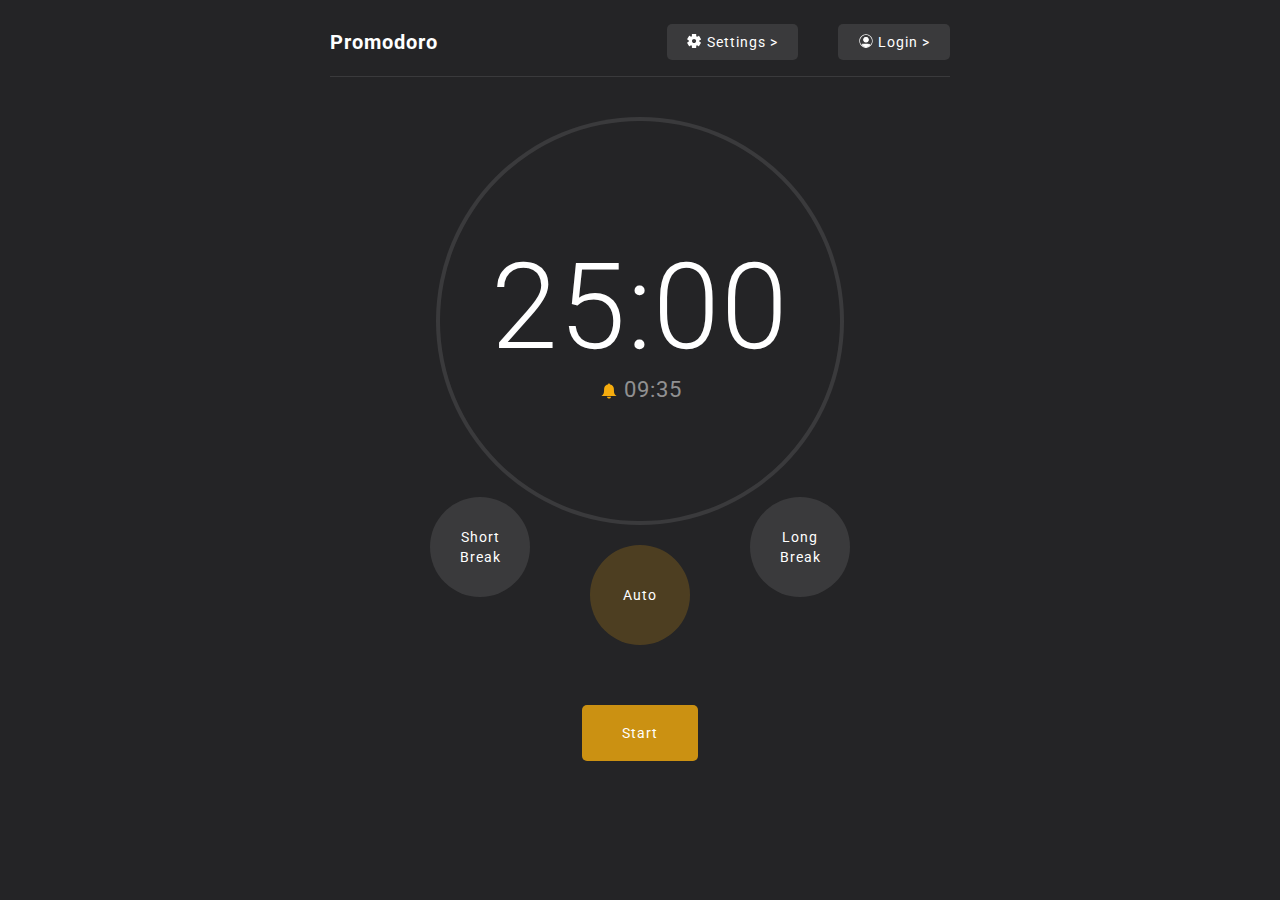
<file: index.html>
<!doctype html>
<html lang="en">
<head>
    <meta charset="UTF-8">
    <meta name="viewport"
          content="width=device-width, user-scalable=no, initial-scale=1.0, maximum-scale=1.0, minimum-scale=1.0">
    <meta http-equiv="X-UA-Compatible" content="ie=edge">
    <title>Promodoro Timer</title>
    <link rel="stylesheet" href="css/style.css">
</head>
<body>
    <header class="container">
        <div class="header">
            <div class="header__wrapper">
                <h1 class="title_fz20">Promodoro</h1>
                <div class="header__menu">
                    <ul class="header__list">
                        <li class="header__item">
                            <div class="header__item-icon">
                                <svg fill="#000" height="91px" viewBox="0 0 91 91" width="91px" xmlns="http://www.w3.org/2000/svg"><path d="M90.668,35.091c0.17-0.643,0.08-1.326-0.25-1.902L78.813,13.115c-0.695-1.195-2.225-1.607-3.422-0.914   l-9.734,5.619c-1.791-1.283-3.707-2.391-5.727-3.307V3.269c0-1.383-1.121-2.504-2.506-2.504H34.23   c-1.385,0-2.504,1.121-2.504,2.504v11.246c-1.891,0.861-3.699,1.893-5.406,3.086l-9.678-5.736   c-0.572-0.338-1.252-0.434-1.896-0.271c-0.643,0.166-1.197,0.578-1.535,1.15L1.387,32.69c-0.338,0.57-0.436,1.254-0.271,1.898   c0.166,0.643,0.578,1.195,1.15,1.533l9.682,5.734c-0.154,1.305-0.229,2.523-0.229,3.695c0,1.039,0.061,2.117,0.189,3.309   L2.16,54.491c-0.576,0.334-0.996,0.881-1.166,1.521c-0.174,0.641-0.082,1.326,0.25,1.9l11.6,20.076   c0.691,1.197,2.225,1.609,3.422,0.914l9.736-5.621c1.793,1.285,3.711,2.391,5.725,3.307v11.244c0,1.385,1.119,2.504,2.504,2.504   h23.193c1.385,0,2.506-1.119,2.506-2.504V76.589c1.889-0.859,3.697-1.895,5.402-3.088l9.684,5.736   c1.188,0.705,2.727,0.311,3.432-0.879L90.27,58.413c0.336-0.572,0.434-1.256,0.271-1.898c-0.166-0.643-0.578-1.195-1.152-1.533   l-9.676-5.734c0.156-1.314,0.23-2.518,0.23-3.695c0-1.051-0.063-2.143-0.189-3.313l9.746-5.627   C90.074,36.282,90.496,35.733,90.668,35.091z M59.242,45.55c0,7.396-6.018,13.414-13.416,13.414   c-7.396,0-13.412-6.018-13.412-13.414c0-7.393,6.016-13.41,13.412-13.41C53.225,32.14,59.242,38.157,59.242,45.55z" /></svg>
                            </div>

                            <button class="header__link header__btn btn btn-square open_settings">Settings ></button>

                        </li>
                        <li class="header__item">
                            <div class="header__item-icon">
                                <svg width="48" height="48" viewBox="0 0 48 48" fill="" xmlns="http://www.w3.org/2000/svg">
                                    <path fill-rule="evenodd" clip-rule="evenodd" d="M24 42C33.9411 42 42 33.9411 42 24C42 14.0589 33.9411 6 24 6C14.0589 6 6 14.0589 6 24C6 33.9411 14.0589 42 24 42ZM24 44C35.0457 44 44 35.0457 44 24C44 12.9543 35.0457 4 24 4C12.9543 4 4 12.9543 4 24C4 35.0457 12.9543 44 24 44Z"/>
                                    <path d="M12 35.6309C12 34.5972 12.772 33.7241 13.7995 33.6103C21.515 32.7559 26.5206 32.8325 34.218 33.6287C35.2324 33.7337 36 34.5918 36 35.6116C36 36.1807 35.7551 36.7275 35.3262 37.1014C26.2414 45.0195 21.0488 44.9103 12.6402 37.1087C12.2306 36.7286 12 36.1897 12 35.6309Z"/>
                                    <path fill-rule="evenodd" clip-rule="evenodd" d="M34.1151 34.6234C26.4784 33.8334 21.5449 33.7587 13.9095 34.6042C13.3954 34.6612 13 35.1002 13 35.6309C13 35.9171 13.1187 36.1885 13.3204 36.3757C17.4879 40.2423 20.6461 41.9887 23.7333 41.9999C26.8309 42.0113 30.1592 40.2783 34.6691 36.3476C34.8767 36.1667 35 35.8964 35 35.6116C35 35.0998 34.6154 34.6752 34.1151 34.6234ZM13.6894 32.6164C21.4852 31.7531 26.5628 31.8315 34.3209 32.6341C35.8495 32.7922 37 34.0838 37 35.6116C37 36.465 36.6336 37.2884 35.9832 37.8553C31.4083 41.8426 27.598 44.0141 23.726 43.9999C19.8435 43.9857 16.2011 41.7767 11.9601 37.8418C11.3425 37.2688 11 36.4624 11 35.6309C11 34.0943 12.1487 32.787 13.6894 32.6164Z" />
                                    <path d="M32 20C32 24.4183 28.4183 28 24 28C19.5817 28 16 24.4183 16 20C16 15.5817 19.5817 12 24 12C28.4183 12 32 15.5817 32 20Z"/>
                                    <path fill-rule="evenodd" clip-rule="evenodd" d="M24 26C27.3137 26 30 23.3137 30 20C30 16.6863 27.3137 14 24 14C20.6863 14 18 16.6863 18 20C18 23.3137 20.6863 26 24 26ZM24 28C28.4183 28 32 24.4183 32 20C32 15.5817 28.4183 12 24 12C19.5817 12 16 15.5817 16 20C16 24.4183 19.5817 28 24 28Z"/>
                                </svg>
                            </div>

                            <button  class="header__link header__btn btn btn-square open_login">Login ></button>

                        </li>
                    </ul>
                </div>
            </div>
            
        </div>
    </header>

    <section class="timer">
        <div class="container">
            <div class="timer__box">
                <div class="timer__box-wrapper">
                    <div class="timer__set title_fz120">

                        <span class="timer__set-minute title_fz120 minute-timer">25:</span><span class="timer__set-second title_fz120 second-timer">00</span>

                    </div> <!--На сколько времени поставили-->
                    <div class="timer__alarm">
                        <div class="timer__alarm-time">
                            <div class="timer__alarm-icon">
                                <svg fill="" xmlns="http://www.w3.org/2000/svg" width="512pt" height="512pt" viewBox="0 0 512 512">
                                    <path transform="translate(0.000000,512.000000) scale(0.100000,-0.100000)" d="M2443 4455 c-71 -36 -117 -102 -125 -179 -3 -28 -7 -30 -68 -43 -384
                                        -77 -671 -306 -821 -652 -89 -207 -117 -373 -129 -762 -13 -409 -32 -586 -86
                                        -786 -71 -266 -182 -424 -450 -644 l-127 -104 962 -3 c528 -1 1393 -1 1922 0
                                        l961 3 -130 108 c-253 209 -353 347 -431 589 -63 199 -88 403 -101 837 -9 316
                                        -24 440 -75 616 -37 131 -131 314 -213 415 -152 190 -393 331 -652 383 l-65
                                        13 -11 45 c-15 57 -36 98 -66 126 -71 66 -203 83 -295 38z"/>
                                    <path transform="translate(0.000000,512.000000) scale(0.100000,-0.100000)" d="M2040 1061 c0 -5 9 -37 19 -70 49 -157 194 -292 362 -336 73 -20 222
                                        -19 290 1 141 41 262 141 324 267 20 40 38 89 42 110 l6 37 -522 0 c-307 0
                                        -521 -4 -521 -9z"/>
                                </svg>
                            </div>
                            <span class="timer__set-minute minute-time">09:</span><span class="timer__set-second second-time">35</span>
                        </div> <!--Во сколько сработает-->
                    </div>
                </div>
            </div>
            <div class="timer__buttons">

                <button class="btn btn_round timer__btn btn-top btn-short">Short Break</button>
                <button class="btn btn_round timer__btn btn-auto">Auto</button> <!--Promodoro-->
                <button class="btn btn_round timer__btn btn-top btn-long">Long Break</button>

            </div>
            <div class="timer__start">
                <button class="btn timer__start-btn">Start</button>
            </div>
        </div>
    </section>

    <div class="container_setting none">
        <div class="container__title">
            <h2 class="title">timer settings</h2>
            <span class="unicode">&#10006</span>
        </div>
        <div class="content">
            <h2>Time (minutes)</h2>
            <div class="content__time">
                <div class="work">
                    <h3>Auto</h3>
                    <input type="number" name="">
                </div>
                <div class="short__break">
                    <h3>Short Break</h3>
                    <input type="number" name="">
                </div>
                <div class="long__break">
                    <h3>Long Break</h3>
                    <input type="number" name="">
                </div>
            </div>
        </div>
        <div class="div_music">
            <h2>Alarm Sound</h2>
            <form class="form_currency">
                <select name="currency" class="currency" onchange="musicFunction()">
                    <option value="bell">bell</option>
                    <option value="bird">bird</option>
                    <option value="relax">relax</option>
                    <option value="digital" selected>digital</option>
                    <option value="beer">beer</option>
                </select>
            </form>
        </div>
        <div class="div_mode">
            <h2>Dark Mode</h2>
            <div class="toggle">
                <input type="checkbox" class="check">
                <b class="b switch"></b>
                <b class="b track"></b>
            </div>
        </div>
        <div class="div_hour">
            <h2>Time type</h2>
            <select name="currency_hour" class="currency__hour" onchange="hourFunction()">
                <option value="24_hour" selected>24 hour</option>
                <option value="12_hour">12 hour</option>
            </select>
        </div>
    </div>

    <script src="js/script.js"></script>
</body>
</html>
</file>
<file: css/style.css>
@import url('https://fonts.googleapis.com/css2?family=Roboto:wght@300;400;500;700;900&display=swap');

* {
    font-family: 'Roboto', sans-serif;
    font-size: 16px;
    color: #ffffff;
    letter-spacing: 1px;
    background: rgba(36, 36, 38, 1);
}

body {
    position: relative;
}

.container {
    margin: 0 auto;
    width: 620px;
}

.title_fz120 {
    font-size: 120px;
    font-weight: 300;
}

.title_fz20 {
    font-size: 20px;
}

.btn {
    padding: 10px 20px;
    border: none;
    background-color: rgba(255, 255, 255, 0.1);
    border-radius: 5px;
    font-size: 14px;
    color: #fff;
    transition: all 1s;
}

.btn:hover, btn:focus {
    background-color: rgba(255, 255, 255, 0.05);
}

.header:after {
    content: '';
    display: block;
    background: rgba(255, 255, 255, 0.1);
    height: 1px;
}

.header__wrapper {
    display: flex;
    justify-content: space-between;
    align-items: center;
}

.header__list {
    display: flex;
    justify-content: right;
    align-items: center;
    list-style-type: none;
}

.header__item {
    position: relative;
    margin-left: 40px;
}

.header__btn {
    position: relative;
    padding: 10px 20px 10px 40px;
}

.header__item-icon {
    position: absolute;
    top: 52%;
    left: 20px;
    transform: translateY(-50%);
    width: 20px;
    height: 20px;
}

.header__item-icon svg {
    width: 16px;
    height: auto;
    fill: #ffffff;
}

.header__item:first-child svg {
    width: 14px;
}

.timer {
    padding: 40px;
    text-align: center;
}

.timer__box {
    position: relative;
    margin: 0 auto;
    width: 400px;
    height: 400px;
    border: 4px solid rgba(255, 255, 255, 0.1);
    border-radius: 100%;
}

.timer__box-wrapper {
    position: absolute;
    top: 50%;
    left: 50%;
    transform: translate(-50%, -50%);
}

.timer__alarm-time {
    display: flex;
    justify-content: center;
}

.timer__alarm-icon svg {
    width: 20px;
    height: auto;
    fill: #f5ac0e;
    margin-right: 5px;
    margin-top: 4px;
}

.timer__alarm-time span {
    font-size: 22px;
    color: rgba(255, 255, 255, 0.5);
}

.timer__buttons {
    display: flex;
    justify-content: center;
    text-align: center;
    margin-top: 20px;
}

.btn_round {
    width: 100px;
    height: 100px;
    line-height: 20px;
    border-radius: 100%;
    display: block;
}

.btn_round:not(:last-child) {
    margin-right: 60px;
}

.btn-top {
    margin-top: -48px;
}

.btn-auto {
    background: rgba(245, 172, 14, 0.2);
}

.timer__start-btn {
    margin-top: 60px;
    padding: 20px 40px;
    background: rgba(245, 172, 14, 0.8);
}

.timer__start-btn:hover,
.timer__start-btn:focus {
    background: rgba(245, 172, 14, 0.5);
}

.container_setting {
    position: absolute;
    top: 50%;
    left: 50%;
    transform: translate(-50%, -50%);
    width: 33vw;
    height: auto;
    border: 1px solid rgba(255, 255, 255, 0.2);
    border-radius: 2vw;
    padding: 1%;
}

.container__title {
    text-align: center;
}

.title {
    text-transform: uppercase;
    font-size: 1.5vw;
    padding: 2%;
    color: grey;
    margin: 2% auto;
}

.container__title {
    display: flex;
    align-items: center;
    justify-content: space-between;
    border-bottom: 1px solid rgba(255, 255, 255, 0.2);
    width: 100%;
}

.unicode {
    width: 2.5vw;
    color: grey;
    cursor: pointer;
}

.unicode:hover {
    color: black;
}

.work,
.short__break,
.long__break {
    width: 33%;
    display: flex;
    flex-direction: column;
}

.work h3,
.short__break h3,
.long__break h3 {
    color: grey;
    margin: 3%;
    font-size: 1.1vw;
}

.content__time {
    display: flex;
    font-size: 2vw;
}

.content {
    height: 13vw;
    border-bottom: 1px solid rgba(255, 255, 255, 0.2);
}

.content h2 {
    margin: 5% 0 2% 0;
    font-size: 1.4vw;
}

.content__time input {
    width: 84%;
    font-size: 2vw;
    background-color: rgba(255, 255, 255, 0.2);
    cursor: pointer;
    border: none;
    border-radius: 5px;
}

.currency {
    font-size: 2vw;
    background-color: rgba(255, 255, 255, 0.2);
    border: none;
    border-radius: 5px;
    cursor: pointer;
}

.div_music {
    display: flex;
    padding: 15px 0;
    align-items: center;
    justify-content: space-between;
    border-bottom: 1px solid rgba(255, 255, 255, 0.2);
}

.b {
    display: block;
}

.toggle {
    position: relative;
    width: 4vw;
    height: 2vw;
    border-radius: 2vw;
    background-color: #ddd;

    overflow: hidden;
    box-shadow: inset 0 0 2px 1px rgb(0 0 0 / 5%);
}

.check {
    position: relative;
    cursor: pointer;
    width: 100%;
    height: 100%;
    opacity: 0;
    z-index: 6;
}

.check:checked~.track {
    box-shadow: inset 0 0 0 20px #4bd863;
}

.check:checked~.switch {
    right: 2px;
    left: 22px;
    transition: .35s cubic-bezier(0.785, 0.135, 0.150, 0.860);
    transition-property: left, right;
    transition-delay: .05s, 0s;
}

.switch {
    position: absolute;
    left: 2px;
    top: 2px;
    bottom: 2px;
    right: 22px;
    background-color: #fff;
    border-radius: 36px;
    z-index: 1;
    transition: .35s cubic-bezier(0.785, 0.135, 0.150, 0.860);
    transition-property: left, right;
    transition-delay: 0s, .05s;
    box-shadow: 0 1px 2px rgba(0, 0, 0, .2);
}

.track {
    position: absolute;
    left: 0;
    top: 0;
    right: 0;
    bottom: 0;
    transition: .35s cubic-bezier(0.785, 0.135, 0.150, 0.860);
    box-shadow: inset 0 0 0 2px rgba(0, 0, 0, .05);
    border-radius: 40px;
}

.div_mode {
    display: flex;
    padding: 15px 0;
    justify-content: space-between;
    flex-direction: row;
    flex-wrap: wrap;
    align-items: center;
    border-bottom: 1px solid rgba(255, 255, 255, 0.2);
}


.div_hour {
    display: flex;
    justify-content: space-between;
    flex-direction: row;
    flex-wrap: wrap;
    align-items: center;
    padding: 15px 0;
    border-bottom: 1px solid rgba(255, 255, 255, 0.2);
}

.currency__hour {
    font-size: 2vw;
    background-color: rgba(255, 255, 255, 0.2);
    cursor: pointer;
    border: none;
    border-radius: 5px;
    cursor: pointer;
}

.none {
    display: none;
}

.themeBody {
    background-color: #4bd863;
}

@media(max-width: 768px) {
    .container {
        width: 100%;
        padding: 10px 0;
    }
}

@media(max-width: 576px) {
    .header__list
}
</file>
